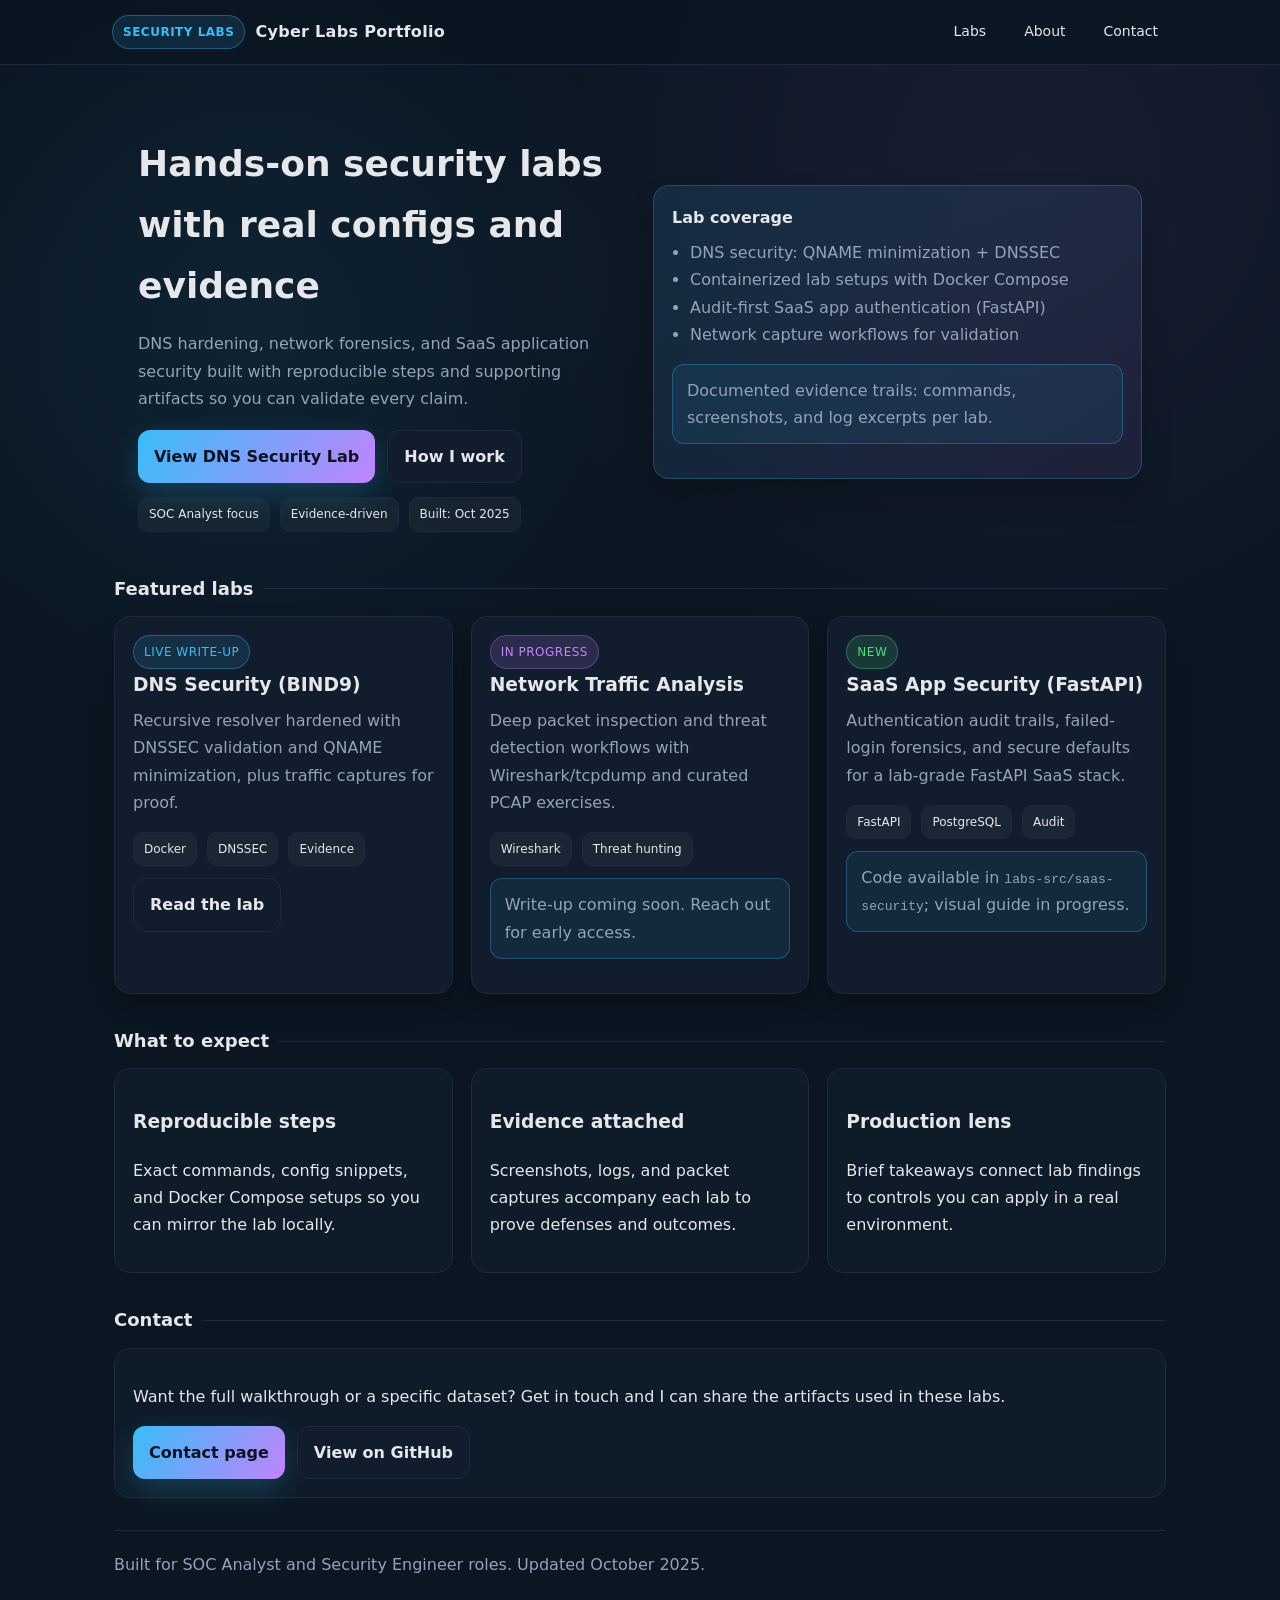
<file: docs/index.html>
<!DOCTYPE html>
<html lang="en">
<head>
  <meta charset="UTF-8" />
  <meta name="viewport" content="width=device-width, initial-scale=1.0" />
  <title>Cyber Labs Portfolio</title>
  <link rel="stylesheet" href="./style.css" />
</head>
<body>
  <header>
    <nav class="navbar">
      <div class="brand">
        <span class="badge">Security Labs</span>
        Cyber Labs Portfolio
      </div>
      <div class="nav-links">
        <a href="#labs">Labs</a>
        <a href="./about.html">About</a>
        <a href="./contact.html">Contact</a>
      </div>
    </nav>
  </header>

  <main class="container">
    <section class="hero">
      <div>
        <h1>Hands-on security labs with real configs and evidence</h1>
        <p>
          DNS hardening, network forensics, and SaaS application security built with reproducible steps
          and supporting artifacts so you can validate every claim.
        </p>
        <div class="action-row">
          <a class="btn primary" href="./labs/dns-bind9.html">View DNS Security Lab</a>
          <a class="btn" href="./about.html">How I work</a>
        </div>
        <div class="meta-row" style="margin-top:14px;">
          <span class="meta-tag">SOC Analyst focus</span>
          <span class="meta-tag">Evidence-driven</span>
          <span class="meta-tag">Built: Oct 2025</span>
        </div>
      </div>
      <div class="hero-visual">
        <h4>Lab coverage</h4>
        <ul>
          <li>DNS security: QNAME minimization + DNSSEC</li>
          <li>Containerized lab setups with Docker Compose</li>
          <li>Audit-first SaaS app authentication (FastAPI)</li>
          <li>Network capture workflows for validation</li>
        </ul>
        <div class="notice cta">
          Documented evidence trails: commands, screenshots, and log excerpts per lab.
        </div>
      </div>
    </section>

    <div id="labs" class="section-title">
      <strong>Featured labs</strong>
      <span class="line"></span>
    </div>

    <section class="grid">
      <article class="card">
        <div class="badge">Live write-up</div>
        <h3>DNS Security (BIND9)</h3>
        <p>Recursive resolver hardened with DNSSEC validation and QNAME minimization, plus traffic captures for proof.</p>
        <div class="meta-row">
          <span class="meta-tag">Docker</span>
          <span class="meta-tag">DNSSEC</span>
          <span class="meta-tag">Evidence</span>
        </div>
        <div class="action-row" style="margin-top:12px;">
          <a class="btn" href="./labs/dns-bind9.html">Read the lab</a>
        </div>
      </article>

      <article class="card">
        <div class="badge" style="background: rgba(192,132,252,0.15); color: var(--accent-2); border-color: rgba(192,132,252,0.3);">In progress</div>
        <h3>Network Traffic Analysis</h3>
        <p>Deep packet inspection and threat detection workflows with Wireshark/tcpdump and curated PCAP exercises.</p>
        <div class="meta-row">
          <span class="meta-tag">Wireshark</span>
          <span class="meta-tag">Threat hunting</span>
        </div>
        <div class="notice" style="margin-top:12px;">Write-up coming soon. Reach out for early access.</div>
      </article>

      <article class="card">
        <div class="badge" style="background: rgba(74,222,128,0.15); color: var(--success); border-color: rgba(74,222,128,0.35);">New</div>
        <h3>SaaS App Security (FastAPI)</h3>
        <p>Authentication audit trails, failed-login forensics, and secure defaults for a lab-grade FastAPI SaaS stack.</p>
        <div class="meta-row">
          <span class="meta-tag">FastAPI</span>
          <span class="meta-tag">PostgreSQL</span>
          <span class="meta-tag">Audit</span>
        </div>
        <div class="notice" style="margin-top:12px;">Code available in <code>labs-src/saas-security</code>; visual guide in progress.</div>
      </article>
    </section>

    <div class="section-title">
      <strong>What to expect</strong>
      <span class="line"></span>
    </div>
    <section class="grid">
      <div class="panel">
        <h3>Reproducible steps</h3>
        <p>Exact commands, config snippets, and Docker Compose setups so you can mirror the lab locally.</p>
      </div>
      <div class="panel">
        <h3>Evidence attached</h3>
        <p>Screenshots, logs, and packet captures accompany each lab to prove defenses and outcomes.</p>
      </div>
      <div class="panel">
        <h3>Production lens</h3>
        <p>Brief takeaways connect lab findings to controls you can apply in a real environment.</p>
      </div>
    </section>

    <div class="section-title">
      <strong>Contact</strong>
      <span class="line"></span>
    </div>
    <section class="panel">
      <p>Want the full walkthrough or a specific dataset? Get in touch and I can share the artifacts used in these labs.</p>
      <div class="action-row">
        <a class="btn primary" href="./contact.html">Contact page</a>
        <a class="btn" href="https://github.com/yveszamor21/cyber-labs-portfolio">View on GitHub</a>
      </div>
    </section>

    <footer>
      Built for SOC Analyst and Security Engineer roles. Updated October 2025.
    </footer>
  </main>
</body>
</html>
</file>
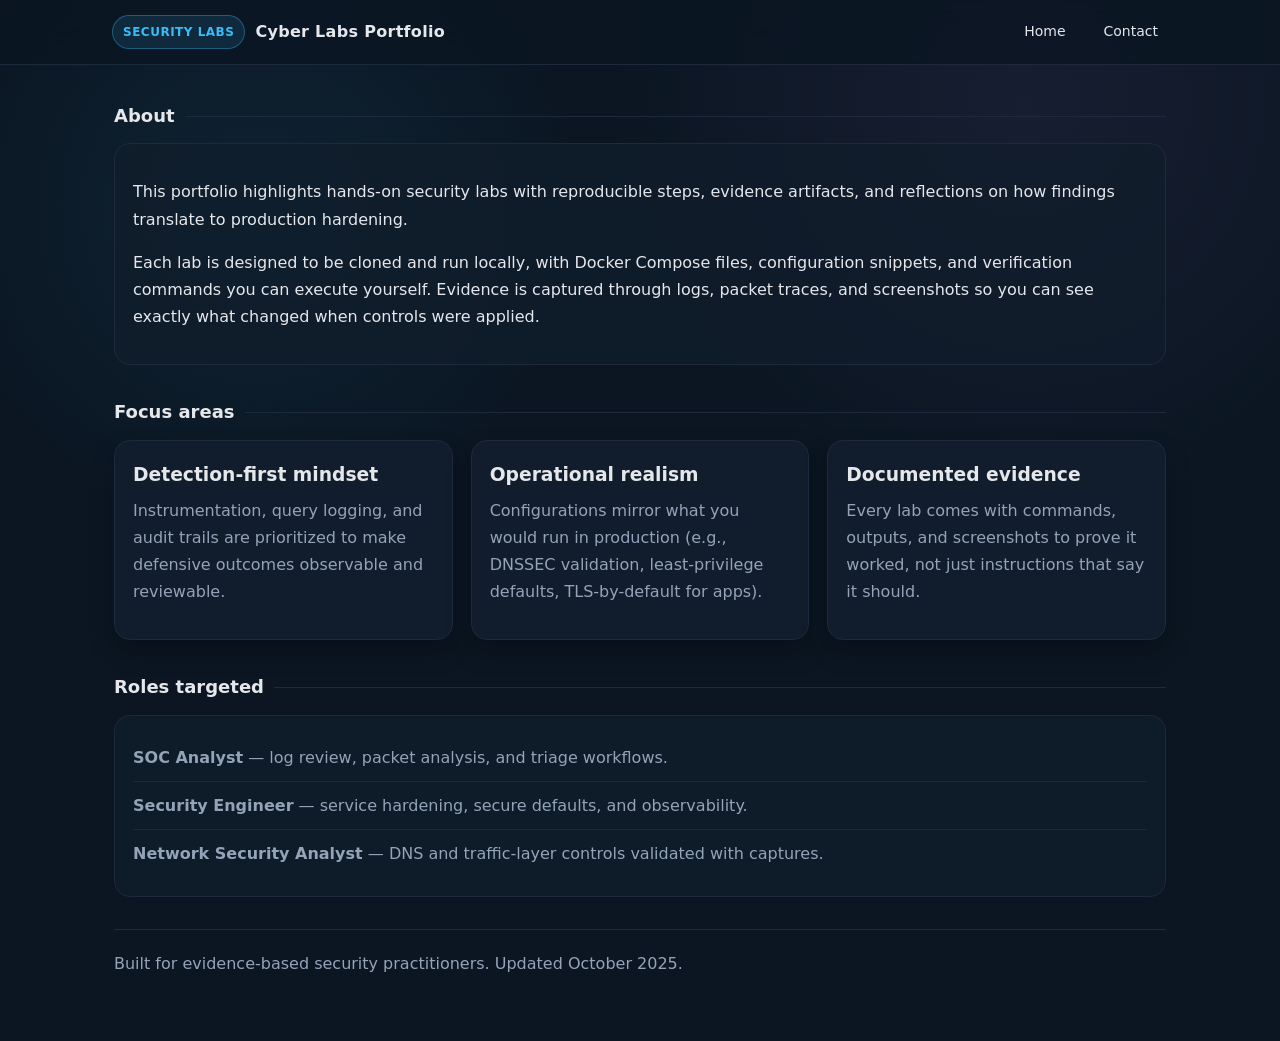
<file: docs/about.html>
<!DOCTYPE html>
<html lang="en">
<head>
  <meta charset="UTF-8" />
  <meta name="viewport" content="width=device-width, initial-scale=1.0" />
  <title>About | Cyber Labs Portfolio</title>
  <link rel="stylesheet" href="./style.css" />
</head>
<body>
  <header>
    <nav class="navbar">
      <div class="brand">
        <span class="badge">Security Labs</span>
        Cyber Labs Portfolio
      </div>
      <div class="nav-links">
        <a href="./index.html">Home</a>
        <a href="./contact.html">Contact</a>
      </div>
    </nav>
  </header>

  <main class="container">
    <div class="section-title" style="margin-top:12px;">
      <strong>About</strong>
      <span class="line"></span>
    </div>

    <section class="panel">
      <p>This portfolio highlights hands-on security labs with reproducible steps, evidence artifacts, and reflections on how findings translate to production hardening.</p>
      <p>Each lab is designed to be cloned and run locally, with Docker Compose files, configuration snippets, and verification commands you can execute yourself. Evidence is captured through logs, packet traces, and screenshots so you can see exactly what changed when controls were applied.</p>
    </section>

    <div class="section-title">
      <strong>Focus areas</strong>
      <span class="line"></span>
    </div>
    <section class="grid">
      <div class="card">
        <h3>Detection-first mindset</h3>
        <p>Instrumentation, query logging, and audit trails are prioritized to make defensive outcomes observable and reviewable.</p>
      </div>
      <div class="card">
        <h3>Operational realism</h3>
        <p>Configurations mirror what you would run in production (e.g., DNSSEC validation, least-privilege defaults, TLS-by-default for apps).</p>
      </div>
      <div class="card">
        <h3>Documented evidence</h3>
        <p>Every lab comes with commands, outputs, and screenshots to prove it worked, not just instructions that say it should.</p>
      </div>
    </section>

    <div class="section-title">
      <strong>Roles targeted</strong>
      <span class="line"></span>
    </div>
    <section class="panel">
      <ul class="list">
        <li><strong>SOC Analyst</strong> — log review, packet analysis, and triage workflows.</li>
        <li><strong>Security Engineer</strong> — service hardening, secure defaults, and observability.</li>
        <li><strong>Network Security Analyst</strong> — DNS and traffic-layer controls validated with captures.</li>
      </ul>
    </section>

    <footer>
      Built for evidence-based security practitioners. Updated October 2025.
    </footer>
  </main>
</body>
</html>
</file>
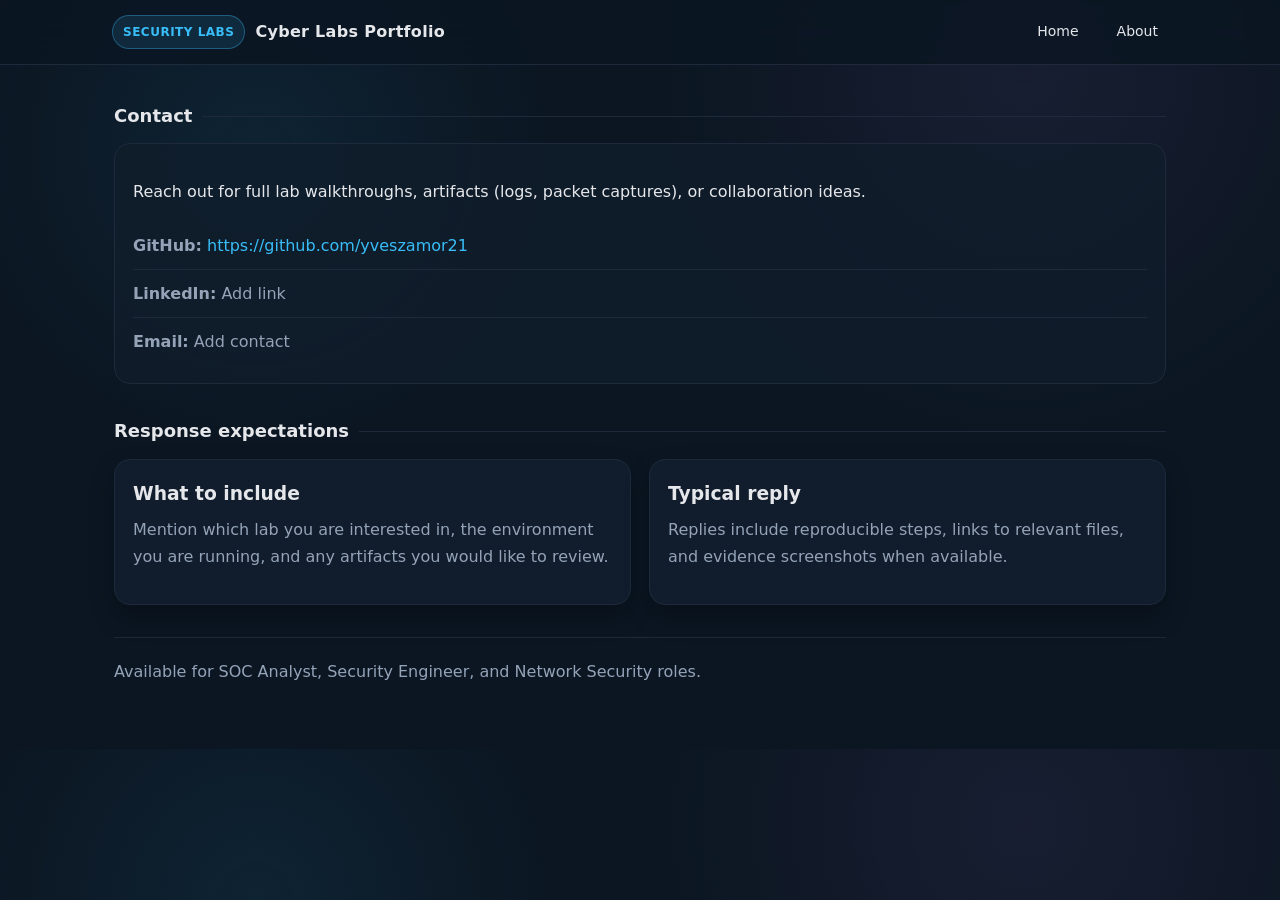
<file: docs/contact.html>
<!DOCTYPE html>
<html lang="en">
<head>
  <meta charset="UTF-8" />
  <meta name="viewport" content="width=device-width, initial-scale=1.0" />
  <title>Contact | Cyber Labs Portfolio</title>
  <link rel="stylesheet" href="./style.css" />
</head>
<body>
  <header>
    <nav class="navbar">
      <div class="brand">
        <span class="badge">Security Labs</span>
        Cyber Labs Portfolio
      </div>
      <div class="nav-links">
        <a href="./index.html">Home</a>
        <a href="./about.html">About</a>
      </div>
    </nav>
  </header>

  <main class="container">
    <div class="section-title" style="margin-top:12px;">
      <strong>Contact</strong>
      <span class="line"></span>
    </div>

    <section class="panel">
      <p>Reach out for full lab walkthroughs, artifacts (logs, packet captures), or collaboration ideas.</p>
      <ul class="list">
        <li><strong>GitHub:</strong> <a href="https://github.com/yveszamor21">https://github.com/yveszamor21</a></li>
        <li><strong>LinkedIn:</strong> <span class="muted">Add link</span></li>
        <li><strong>Email:</strong> <span class="muted">Add contact</span></li>
      </ul>
    </section>

    <div class="section-title">
      <strong>Response expectations</strong>
      <span class="line"></span>
    </div>
    <section class="grid">
      <div class="card">
        <h3>What to include</h3>
        <p>Mention which lab you are interested in, the environment you are running, and any artifacts you would like to review.</p>
      </div>
      <div class="card">
        <h3>Typical reply</h3>
        <p>Replies include reproducible steps, links to relevant files, and evidence screenshots when available.</p>
      </div>
    </section>

    <footer>
      Available for SOC Analyst, Security Engineer, and Network Security roles.
    </footer>
  </main>
</body>
</html>
</file>
<file: docs/style.css>
:root {
  --bg: #0b1622;
  --panel: #111d2c;
  --accent: #38bdf8;
  --accent-2: #c084fc;
  --text: #e5e7eb;
  --muted: #94a3b8;
  --border: #1e293b;
  --code: #0f172a;
  --success: #4ade80;
  --warning: #fbbf24;
  --danger: #f87171;
}

* {
  box-sizing: border-box;
}

body {
  margin: 0;
  font-family: "Inter", "Segoe UI", system-ui, -apple-system, sans-serif;
  background: radial-gradient(circle at 20% 20%, rgba(56, 189, 248, 0.08), transparent 25%),
    radial-gradient(circle at 80% 10%, rgba(192, 132, 252, 0.07), transparent 30%),
    var(--bg);
  color: var(--text);
  line-height: 1.7;
}

a {
  color: var(--accent);
  text-decoration: none;
}

a:hover {
  color: #67e8f9;
}

header {
  position: sticky;
  top: 0;
  z-index: 10;
  backdrop-filter: blur(16px);
  background: rgba(11, 22, 34, 0.8);
  border-bottom: 1px solid var(--border);
}

.navbar {
  max-width: 1100px;
  margin: 0 auto;
  padding: 14px 22px;
  display: flex;
  align-items: center;
  justify-content: space-between;
  gap: 16px;
}

.navbar .brand {
  font-weight: 700;
  letter-spacing: 0.3px;
  display: flex;
  align-items: center;
  gap: 10px;
}

.badge {
  display: inline-flex;
  align-items: center;
  gap: 6px;
  background: rgba(56, 189, 248, 0.12);
  color: var(--accent);
  padding: 6px 10px;
  border: 1px solid rgba(56, 189, 248, 0.35);
  border-radius: 999px;
  font-size: 12px;
  text-transform: uppercase;
  letter-spacing: 0.5px;
}

.nav-links {
  display: flex;
  gap: 18px;
  align-items: center;
  font-size: 14px;
}

.nav-links a {
  color: var(--text);
  padding: 6px 10px;
  border-radius: 8px;
}

.nav-links a:hover {
  background: rgba(56, 189, 248, 0.1);
}

.container {
  max-width: 1100px;
  margin: 0 auto;
  padding: 24px;
}

.hero {
  display: grid;
  grid-template-columns: repeat(auto-fit, minmax(280px, 1fr));
  align-items: center;
  gap: 26px;
  padding: 44px 24px 10px;
}

.hero h1 {
  margin: 0 0 14px;
  font-size: clamp(28px, 4vw, 36px);
}

.hero p {
  margin: 0 0 18px;
  color: var(--muted);
}

.action-row {
  display: flex;
  flex-wrap: wrap;
  gap: 12px;
}

.btn {
  display: inline-flex;
  align-items: center;
  gap: 8px;
  padding: 12px 16px;
  border-radius: 12px;
  border: 1px solid var(--border);
  color: var(--text);
  background: var(--panel);
  font-weight: 600;
  transition: transform 120ms ease, border-color 120ms ease, box-shadow 120ms ease;
}

.btn.primary {
  background: linear-gradient(120deg, var(--accent), var(--accent-2));
  color: #0b1220;
  border: none;
  box-shadow: 0 10px 30px rgba(56, 189, 248, 0.22);
}

.btn:hover {
  transform: translateY(-1px);
  border-color: rgba(56, 189, 248, 0.5);
}

.grid {
  display: grid;
  grid-template-columns: repeat(auto-fit, minmax(260px, 1fr));
  gap: 18px;
}

.card {
  background: var(--panel);
  border: 1px solid var(--border);
  border-radius: 16px;
  padding: 18px;
  box-shadow: 0 12px 24px rgba(0, 0, 0, 0.25);
}

.card h3 {
  margin-top: 0;
  margin-bottom: 6px;
}

.card p {
  margin-top: 0;
  color: var(--muted);
}

.meta-row {
  display: flex;
  flex-wrap: wrap;
  gap: 10px;
  margin-top: 10px;
}

.meta-tag {
  padding: 6px 10px;
  border-radius: 10px;
  font-size: 12px;
  color: var(--text);
  background: rgba(255, 255, 255, 0.04);
  border: 1px solid var(--border);
}

.section-title {
  display: flex;
  align-items: center;
  gap: 10px;
  margin: 32px 0 12px;
  font-size: 18px;
}

.section-title .line {
  flex: 1;
  height: 1px;
  background: var(--border);
}

.panel {
  background: rgba(17, 29, 44, 0.7);
  border: 1px solid var(--border);
  border-radius: 16px;
  padding: 18px;
}

.list {
  list-style: none;
  padding: 0;
  margin: 0;
}

.list li {
  padding: 10px 0;
  border-bottom: 1px solid var(--border);
  color: var(--muted);
}

.list li:last-child {
  border-bottom: none;
}

.muted {
  color: var(--muted);
}

footer {
  margin-top: 32px;
  border-top: 1px solid var(--border);
  padding: 20px 0 40px;
  color: var(--muted);
}

.hero-visual {
  border-radius: 16px;
  padding: 18px;
  background: linear-gradient(135deg, rgba(56, 189, 248, 0.12), rgba(192, 132, 252, 0.08));
  border: 1px solid rgba(56, 189, 248, 0.25);
  box-shadow: 0 18px 30px rgba(0, 0, 0, 0.2);
}

.hero-visual h4 {
  margin: 0 0 8px;
}

.hero-visual ul {
  margin: 0;
  padding-left: 18px;
  color: var(--muted);
}

.cta {
  margin-top: 10px;
  background: linear-gradient(120deg, rgba(56, 189, 248, 0.14), rgba(192, 132, 252, 0.12));
  border: 1px solid rgba(56, 189, 248, 0.3);
}

.table {
  width: 100%;
  border-collapse: collapse;
  margin-top: 12px;
}

.table th,
.table td {
  text-align: left;
  padding: 10px;
  border-bottom: 1px solid var(--border);
  color: var(--muted);
}

.code-block {
  background: var(--code);
  border: 1px solid var(--border);
  border-radius: 10px;
  padding: 12px;
  overflow-x: auto;
  font-family: "SFMono-Regular", "Consolas", "Menlo", monospace;
  color: #cbd5e1;
  font-size: 14px;
}

.notice {
  margin: 16px 0;
  padding: 12px 14px;
  border-radius: 12px;
  border: 1px solid rgba(56, 189, 248, 0.3);
  background: rgba(56, 189, 248, 0.08);
  color: var(--muted);
}

@media (max-width: 640px) {
  .navbar {
    flex-direction: column;
    align-items: flex-start;
  }

  .nav-links {
    width: 100%;
    justify-content: space-between;
  }
}
</file>
